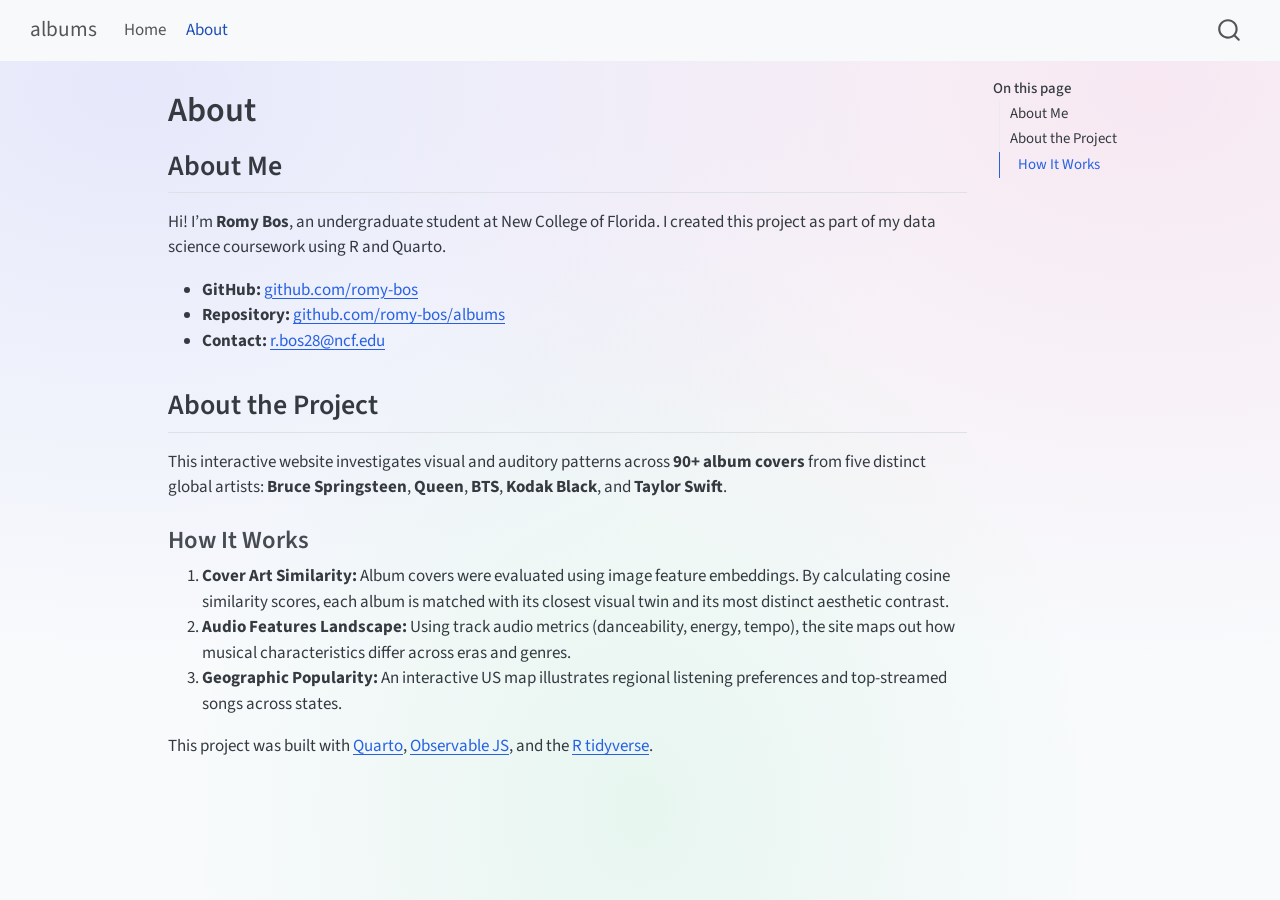
<file: about.html>
<!DOCTYPE html>
<html xmlns="http://www.w3.org/1999/xhtml" lang="en" xml:lang="en"><head>

<meta charset="utf-8">
<meta name="generator" content="quarto-1.10.18">

<meta name="viewport" content="width=device-width, initial-scale=1.0, user-scalable=yes">


<title>About – albums</title>
<style>
/* Default styles provided by pandoc.
** See https://pandoc.org/MANUAL.html#variables-for-html for config info.
*/
span.smallcaps{font-variant: small-caps;}
div.columns{display: flex; gap: 1.5em;}
div.column{flex: auto;}
@media screen {
div.columns{gap: min(4vw, 1.5em);}
div.column{overflow-x: auto;}
}
div.hanging-indent{margin-left: 1.5em; text-indent: -1.5em;}
ul.task-list{list-style: none;}
ul.task-list li input[type="checkbox"] {
  width: 0.8em;
  margin: 0 0.8em 0.2em -1em; /* quarto-specific, see https://github.com/quarto-dev/quarto-cli/issues/4556 */ 
  vertical-align: middle;
}
</style>


<script src="site_libs/quarto-nav/quarto-nav.js"></script>
<script src="site_libs/quarto-nav/headroom.min.js"></script>
<script src="site_libs/clipboard/clipboard.min.js"></script>
<script src="site_libs/quarto-search/autocomplete.umd.js"></script>
<script src="site_libs/quarto-search/fuse.min.js"></script>
<script src="site_libs/quarto-search/quarto-search.js"></script>
<meta name="quarto:offset" content="./">
<script src="site_libs/quarto-html/quarto.js" type="module"></script>
<script src="site_libs/quarto-html/tabsets/tabsets.js" type="module"></script>
<script src="site_libs/quarto-html/popper.min.js"></script>
<script src="site_libs/quarto-html/tippy.umd.min.js"></script>
<script src="site_libs/quarto-html/anchor.min.js"></script>
<link href="site_libs/quarto-html/tippy.css" rel="stylesheet">
<link href="site_libs/quarto-html/quarto-syntax-highlighting-64a204ab8560d761af7679ceaba22944.css" rel="stylesheet" id="quarto-text-highlighting-styles">
<script src="site_libs/bootstrap/bootstrap.min.js"></script>
<link href="site_libs/bootstrap/bootstrap-icons.css" rel="stylesheet">
<link href="site_libs/bootstrap/bootstrap-5453c8eb392fbb9e83e403fa6f01b86a.min.css" rel="stylesheet" append-hash="true" id="quarto-bootstrap" data-mode="light">
<script id="quarto-search-options" type="application/json">{
  "location": "navbar",
  "copy-button": false,
  "collapse-after": 3,
  "panel-placement": "end",
  "type": "overlay",
  "limit": 50,
  "keyboard-shortcut": [
    "f",
    "/",
    "s"
  ],
  "show-item-context": false,
  "language": {
    "search-no-results-text": "No results",
    "search-matching-documents-text": "matching documents",
    "search-copy-link-title": "Copy link to search",
    "search-hide-matches-text": "Hide additional matches",
    "search-more-match-text": "more match in this document",
    "search-more-matches-text": "more matches in this document",
    "search-clear-button-title": "Clear",
    "search-text-placeholder": "",
    "search-detached-cancel-button-title": "Cancel",
    "search-submit-button-title": "Submit",
    "search-label": "Search"
  }
}</script>


<link rel="stylesheet" href="styles.css">
</head>

<body class="nav-fixed quarto-light">

<div id="quarto-search-results"></div>
  <header id="quarto-header" class="headroom fixed-top">
    <nav class="navbar navbar-expand-lg " data-bs-theme="dark">
      <div class="navbar-container container-fluid">
      <div class="navbar-brand-container mx-auto">
    <a class="navbar-brand" href="./index.html">
    <span class="navbar-title">albums</span>
    </a>
  </div>
            <div id="quarto-search" class="" title="Search"></div>
          <button class="navbar-toggler" type="button" data-bs-toggle="collapse" data-bs-target="#navbarCollapse" aria-controls="navbarCollapse" role="menu" aria-expanded="false" aria-label="Toggle navigation" onclick="if (window.quartoToggleHeadroom) { window.quartoToggleHeadroom(); }">
  <span class="navbar-toggler-icon"></span>
</button>
          <div class="collapse navbar-collapse" id="navbarCollapse">
            <ul class="navbar-nav navbar-nav-scroll me-auto">
  <li class="nav-item">
    <a class="nav-link" href="./index.html"> 
<span class="menu-text">Home</span></a>
  </li>  
  <li class="nav-item">
    <a class="nav-link active" href="./about.html" aria-current="page"> 
<span class="menu-text">About</span></a>
  </li>  
</ul>
          </div> <!-- /navcollapse -->
            <div class="quarto-navbar-tools">
</div>
      </div> <!-- /container-fluid -->
    </nav>
</header>
<!-- content -->
<div id="quarto-content" class="quarto-container page-columns page-rows-contents page-layout-article page-navbar">
<!-- sidebar -->
<!-- margin-sidebar -->
    <div id="quarto-margin-sidebar" class="sidebar margin-sidebar">
        <nav id="TOC" role="doc-toc" class="toc-active">
    <h2 id="toc-title">On this page</h2>
   
  <ul>
  <li><a href="#about-me" id="toc-about-me" class="nav-link active" data-scroll-target="#about-me">About Me</a></li>
  <li><a href="#about-the-project" id="toc-about-the-project" class="nav-link" data-scroll-target="#about-the-project">About the Project</a>
  <ul class="collapse">
  <li><a href="#how-it-works" id="toc-how-it-works" class="nav-link" data-scroll-target="#how-it-works">How It Works</a></li>
  </ul></li>
  </ul>
</nav>
    </div>
<!-- main -->
<main class="content" id="quarto-document-content">

<header id="title-block-header" class="quarto-title-block default">
<div class="quarto-title">
<h1 class="title">About</h1>
</div>



<div class="quarto-title-meta">

    
  
    
  </div>
  


</header>


<section id="about-me" class="level2">
<h2 class="anchored" data-anchor-id="about-me">About Me</h2>
<p>Hi! I’m <strong>Romy Bos</strong>, an undergraduate student at New College of Florida. I created this project as part of my data science coursework using R and Quarto.</p>
<ul>
<li><strong>GitHub:</strong> <a href="https://github.com/romy-bos">github.com/romy-bos</a></li>
<li><strong>Repository:</strong> <a href="https://github.com/romy-bos/albums">github.com/romy-bos/albums</a></li>
<li><strong>Contact:</strong> <a href="mailto:r.bos28@ncf.edu">r.bos28@ncf.edu</a></li>
</ul>
</section>
<section id="about-the-project" class="level2">
<h2 class="anchored" data-anchor-id="about-the-project">About the Project</h2>
<p>This interactive website investigates visual and auditory patterns across <strong>90+ album covers</strong> from five distinct global artists: <strong>Bruce Springsteen</strong>, <strong>Queen</strong>, <strong>BTS</strong>, <strong>Kodak Black</strong>, and <strong>Taylor Swift</strong>.</p>
<section id="how-it-works" class="level3">
<h3 class="anchored" data-anchor-id="how-it-works">How It Works</h3>
<ol type="1">
<li><strong>Cover Art Similarity:</strong> Album covers were evaluated using image feature embeddings. By calculating cosine similarity scores, each album is matched with its closest visual twin and its most distinct aesthetic contrast.</li>
<li><strong>Audio Features Landscape:</strong> Using track audio metrics (danceability, energy, tempo), the site maps out how musical characteristics differ across eras and genres.</li>
<li><strong>Geographic Popularity:</strong> An interactive US map illustrates regional listening preferences and top-streamed songs across states.</li>
</ol>
<p>This project was built with <a href="https://quarto.org">Quarto</a>, <a href="https://observablehq.com">Observable JS</a>, and the <a href="https://www.tidyverse.org">R tidyverse</a>.</p>


</section>
</section>

</main> <!-- /main -->
<script id="quarto-html-after-body" type="application/javascript">
  window.document.addEventListener("DOMContentLoaded", function (event) {
    const icon = "";
    const anchorJS = new window.AnchorJS();
    anchorJS.options = {
      placement: 'right',
      icon: icon
    };
    anchorJS.add('.anchored');
    const isCodeAnnotation = (el) => {
      for (const clz of el.classList) {
        if (clz.startsWith('code-annotation-')) {                     
          return true;
        }
      }
      return false;
    }
    const onCopySuccess = function(e) {
      // button target
      const button = e.trigger;
      // don't keep focus
      button.blur();
      // flash "checked"
      button.classList.add('code-copy-button-checked');
      var currentTitle = button.getAttribute("title");
      button.setAttribute("title", "Copied!");
      let tooltip;
      if (window.bootstrap) {
        button.setAttribute("data-bs-toggle", "tooltip");
        button.setAttribute("data-bs-placement", "left");
        button.setAttribute("data-bs-title", "Copied!");
        tooltip = new bootstrap.Tooltip(button, 
          { trigger: "manual", 
            customClass: "code-copy-button-tooltip",
            offset: [0, -8]});
        tooltip.show();    
      }
      setTimeout(function() {
        if (tooltip) {
          tooltip.hide();
          button.removeAttribute("data-bs-title");
          button.removeAttribute("data-bs-toggle");
          button.removeAttribute("data-bs-placement");
        }
        button.setAttribute("title", currentTitle);
        button.classList.remove('code-copy-button-checked');
      }, 1000);
      // clear code selection
      e.clearSelection();
    }
    const getTextToCopy = function(trigger) {
      const outerScaffold = trigger.parentElement.cloneNode(true);
      const codeEl = outerScaffold.querySelector('code');
      for (const childEl of codeEl.children) {
        if (isCodeAnnotation(childEl)) {
          childEl.remove();
        }
      }
      return codeEl.innerText;
    }
    const clipboard = new window.ClipboardJS('.code-copy-button:not([data-in-quarto-modal])', {
      text: getTextToCopy
    });
    clipboard.on('success', onCopySuccess);
    if (window.document.getElementById('quarto-embedded-source-code-modal')) {
      const clipboardModal = new window.ClipboardJS('.code-copy-button[data-in-quarto-modal]', {
        text: getTextToCopy,
        container: window.document.getElementById('quarto-embedded-source-code-modal')
      });
      clipboardModal.on('success', onCopySuccess);
    }
      var localhostRegex = new RegExp(/^(?:http|https):\/\/localhost\:?[0-9]*\//);
      var mailtoRegex = new RegExp(/^mailto:/);
        var filterRegex = new RegExp("https:\/\/romy-bos\.github\.io\/albums\/");
      var isInternal = (href) => {
          return filterRegex.test(href) || localhostRegex.test(href) || mailtoRegex.test(href);
      }
      // Inspect non-navigation links and adorn them if external
     var links = window.document.querySelectorAll('a[href]:not(.nav-link):not(.navbar-brand):not(.toc-action):not(.sidebar-link):not(.sidebar-item-toggle):not(.pagination-link):not(.no-external):not([aria-hidden]):not(.dropdown-item):not(.quarto-navigation-tool):not(.about-link)');
      for (var i=0; i<links.length; i++) {
        const link = links[i];
        if (!isInternal(link.href)) {
          // undo the damage that might have been done by quarto-nav.js in the case of
          // links that we want to consider external
          if (link.dataset.originalHref !== undefined) {
            link.href = link.dataset.originalHref;
          }
        }
      }
    function tippyHover(el, contentFn, onTriggerFn, onUntriggerFn) {
      const config = {
        allowHTML: true,
        maxWidth: 500,
        delay: 100,
        arrow: false,
        appendTo: function(el) {
            return el.parentElement;
        },
        interactive: true,
        interactiveBorder: 10,
        theme: 'quarto',
        placement: 'bottom-start',
      };
      if (contentFn) {
        config.content = contentFn;
      }
      if (onTriggerFn) {
        config.onTrigger = onTriggerFn;
      }
      if (onUntriggerFn) {
        config.onUntrigger = onUntriggerFn;
      }
      window.tippy(el, config); 
    }
    const noterefs = window.document.querySelectorAll('a[role="doc-noteref"]');
    for (var i=0; i<noterefs.length; i++) {
      const ref = noterefs[i];
      tippyHover(ref, function() {
        // use id or data attribute instead here
        let href = ref.getAttribute('data-footnote-href') || ref.getAttribute('href');
        try { href = new URL(href).hash; } catch {}
        const id = href.replace(/^#\/?/, "");
        const note = window.document.getElementById(id);
        if (note) {
          return note.innerHTML;
        } else {
          return "";
        }
      });
    }
    const xrefs = window.document.querySelectorAll('a.quarto-xref');
    const processXRef = (id, note) => {
      // Strip column container classes
      const stripColumnClz = (el) => {
        el.classList.remove("page-full", "page-columns");
        if (el.children) {
          for (const child of el.children) {
            stripColumnClz(child);
          }
        }
      }
      stripColumnClz(note)
      if (id === null || id.startsWith('sec-')) {
        // Special case sections, only their first couple elements
        const container = document.createElement("div");
        if (note.children && note.children.length > 2) {
          container.appendChild(note.children[0].cloneNode(true));
          for (let i = 1; i < note.children.length; i++) {
            const child = note.children[i];
            if (child.tagName === "P" && child.innerText === "") {
              continue;
            } else {
              container.appendChild(child.cloneNode(true));
              break;
            }
          }
          if (window.Quarto?.typesetMath) {
            window.Quarto.typesetMath(container);
          }
          return container.innerHTML
        } else {
          if (window.Quarto?.typesetMath) {
            window.Quarto.typesetMath(note);
          }
          return note.innerHTML;
        }
      } else {
        // Remove any anchor links if they are present
        const anchorLink = note.querySelector('a.anchorjs-link');
        if (anchorLink) {
          anchorLink.remove();
        }
        if (window.Quarto?.typesetMath) {
          window.Quarto.typesetMath(note);
        }
        if (note.classList.contains("callout")) {
          return note.outerHTML;
        } else {
          return note.innerHTML;
        }
      }
    }
    for (var i=0; i<xrefs.length; i++) {
      const xref = xrefs[i];
      tippyHover(xref, undefined, function(instance) {
        instance.disable();
        let url = xref.getAttribute('href');
        let hash = undefined; 
        if (url.startsWith('#')) {
          hash = url;
        } else {
          try { hash = new URL(url).hash; } catch {}
        }
        if (hash) {
          const id = hash.replace(/^#\/?/, "");
          const note = window.document.getElementById(id);
          if (note !== null) {
            try {
              const html = processXRef(id, note.cloneNode(true));
              instance.setContent(html);
            } finally {
              instance.enable();
              instance.show();
            }
          } else {
            // See if we can fetch this
            fetch(url.split('#')[0])
            .then(res => res.text())
            .then(html => {
              const parser = new DOMParser();
              const htmlDoc = parser.parseFromString(html, "text/html");
              const note = htmlDoc.getElementById(id);
              if (note !== null) {
                const html = processXRef(id, note);
                instance.setContent(html);
              } 
            }).finally(() => {
              instance.enable();
              instance.show();
            });
          }
        } else {
          // See if we can fetch a full url (with no hash to target)
          // This is a special case and we should probably do some content thinning / targeting
          fetch(url)
          .then(res => res.text())
          .then(html => {
            const parser = new DOMParser();
            const htmlDoc = parser.parseFromString(html, "text/html");
            const note = htmlDoc.querySelector('main.content');
            if (note !== null) {
              // This should only happen for chapter cross references
              // (since there is no id in the URL)
              // remove the first header
              if (note.children.length > 0 && note.children[0].tagName === "HEADER") {
                note.children[0].remove();
              }
              const html = processXRef(null, note);
              instance.setContent(html);
            } 
          }).finally(() => {
            instance.enable();
            instance.show();
          });
        }
      }, function(instance) {
      });
    }
        let selectedAnnoteEl;
        const selectorForAnnotation = ( cell, annotation) => {
          let cellAttr = 'data-code-cell="' + cell + '"';
          let lineAttr = 'data-code-annotation="' +  annotation + '"';
          const selector = 'span[' + cellAttr + '][' + lineAttr + ']';
          return selector;
        }
        const selectCodeLines = (annoteEl) => {
          const doc = window.document;
          const targetCell = annoteEl.getAttribute("data-target-cell");
          const targetAnnotation = annoteEl.getAttribute("data-target-annotation");
          const annoteSpan = window.document.querySelector(selectorForAnnotation(targetCell, targetAnnotation));
          const lines = annoteSpan.getAttribute("data-code-lines").split(",");
          const lineIds = lines.map((line) => {
            return targetCell + "-" + line;
          })
          let top = null;
          let height = null;
          let parent = null;
          if (lineIds.length > 0) {
              //compute the position of the single el (top and bottom and make a div)
              const el = window.document.getElementById(lineIds[0]);
              top = el.offsetTop;
              height = el.offsetHeight;
              parent = el.parentElement.parentElement;
            if (lineIds.length > 1) {
              const lastEl = window.document.getElementById(lineIds[lineIds.length - 1]);
              const bottom = lastEl.offsetTop + lastEl.offsetHeight;
              height = bottom - top;
            }
            if (top !== null && height !== null && parent !== null) {
              // cook up a div (if necessary) and position it 
              let div = window.document.getElementById("code-annotation-line-highlight");
              if (div === null) {
                div = window.document.createElement("div");
                div.setAttribute("id", "code-annotation-line-highlight");
                div.style.position = 'absolute';
                parent.appendChild(div);
              }
              div.style.top = top - 2 + "px";
              div.style.height = height + 4 + "px";
              div.style.left = 0;
              let gutterDiv = window.document.getElementById("code-annotation-line-highlight-gutter");
              if (gutterDiv === null) {
                gutterDiv = window.document.createElement("div");
                gutterDiv.setAttribute("id", "code-annotation-line-highlight-gutter");
                gutterDiv.style.position = 'absolute';
                const codeCell = window.document.getElementById(targetCell);
                const gutter = codeCell.querySelector('.code-annotation-gutter');
                gutter.appendChild(gutterDiv);
              }
              gutterDiv.style.top = top - 2 + "px";
              gutterDiv.style.height = height + 4 + "px";
            }
            selectedAnnoteEl = annoteEl;
          }
        };
        const unselectCodeLines = () => {
          const elementsIds = ["code-annotation-line-highlight", "code-annotation-line-highlight-gutter"];
          elementsIds.forEach((elId) => {
            const div = window.document.getElementById(elId);
            if (div) {
              div.remove();
            }
          });
          selectedAnnoteEl = undefined;
        };
          // Handle positioning of the toggle
      window.addEventListener(
        "resize",
        throttle(() => {
          elRect = undefined;
          if (selectedAnnoteEl) {
            selectCodeLines(selectedAnnoteEl);
          }
        }, 10)
      );
      function throttle(fn, ms) {
      let throttle = false;
      let timer;
        return (...args) => {
          if(!throttle) { // first call gets through
              fn.apply(this, args);
              throttle = true;
          } else { // all the others get throttled
              if(timer) clearTimeout(timer); // cancel #2
              timer = setTimeout(() => {
                fn.apply(this, args);
                timer = throttle = false;
              }, ms);
          }
        };
      }
        // Attach click handler to the DT
        const annoteDls = window.document.querySelectorAll('dt[data-target-cell]');
        for (const annoteDlNode of annoteDls) {
          annoteDlNode.addEventListener('click', (event) => {
            const clickedEl = event.target;
            if (clickedEl !== selectedAnnoteEl) {
              unselectCodeLines();
              const activeEl = window.document.querySelector('dt[data-target-cell].code-annotation-active');
              if (activeEl) {
                activeEl.classList.remove('code-annotation-active');
              }
              selectCodeLines(clickedEl);
              clickedEl.classList.add('code-annotation-active');
            } else {
              // Unselect the line
              unselectCodeLines();
              clickedEl.classList.remove('code-annotation-active');
            }
          });
        }
    const findCites = (el) => {
      const parentEl = el.parentElement;
      if (parentEl) {
        const cites = parentEl.dataset.cites;
        if (cites) {
          return {
            el,
            cites: cites.split(' ')
          };
        } else {
          return findCites(el.parentElement)
        }
      } else {
        return undefined;
      }
    };
    var bibliorefs = window.document.querySelectorAll('a[role="doc-biblioref"]');
    for (var i=0; i<bibliorefs.length; i++) {
      const ref = bibliorefs[i];
      const citeInfo = findCites(ref);
      if (citeInfo) {
        tippyHover(citeInfo.el, function() {
          var popup = window.document.createElement('div');
          citeInfo.cites.forEach(function(cite) {
            var citeDiv = window.document.createElement('div');
            citeDiv.classList.add('hanging-indent');
            citeDiv.classList.add('csl-entry');
            var biblioDiv = window.document.getElementById('ref-' + cite);
            if (biblioDiv) {
              citeDiv.innerHTML = biblioDiv.innerHTML;
            }
            popup.appendChild(citeDiv);
          });
          return popup.innerHTML;
        });
      }
    }
  });
  </script>
</div> <!-- /content -->




</body></html>
</file>
<file: site_libs/quarto-html/tippy.css>
.tippy-box[data-animation=fade][data-state=hidden]{opacity:0}[data-tippy-root]{max-width:calc(100vw - 10px)}.tippy-box{position:relative;background-color:#333;color:#fff;border-radius:4px;font-size:14px;line-height:1.4;white-space:normal;outline:0;transition-property:transform,visibility,opacity}.tippy-box[data-placement^=top]>.tippy-arrow{bottom:0}.tippy-box[data-placement^=top]>.tippy-arrow:before{bottom:-7px;left:0;border-width:8px 8px 0;border-top-color:initial;transform-origin:center top}.tippy-box[data-placement^=bottom]>.tippy-arrow{top:0}.tippy-box[data-placement^=bottom]>.tippy-arrow:before{top:-7px;left:0;border-width:0 8px 8px;border-bottom-color:initial;transform-origin:center bottom}.tippy-box[data-placement^=left]>.tippy-arrow{right:0}.tippy-box[data-placement^=left]>.tippy-arrow:before{border-width:8px 0 8px 8px;border-left-color:initial;right:-7px;transform-origin:center left}.tippy-box[data-placement^=right]>.tippy-arrow{left:0}.tippy-box[data-placement^=right]>.tippy-arrow:before{left:-7px;border-width:8px 8px 8px 0;border-right-color:initial;transform-origin:center right}.tippy-box[data-inertia][data-state=visible]{transition-timing-function:cubic-bezier(.54,1.5,.38,1.11)}.tippy-arrow{width:16px;height:16px;color:#333}.tippy-arrow:before{content:"";position:absolute;border-color:transparent;border-style:solid}.tippy-content{position:relative;padding:5px 9px;z-index:1}
</file>
<file: site_libs/quarto-html/quarto-syntax-highlighting-64a204ab8560d761af7679ceaba22944.css>
/* quarto syntax highlight colors */
:root {
  --quarto-hl-ot-color: #003B4F;
  --quarto-hl-at-color: #657422;
  --quarto-hl-ss-color: #20794D;
  --quarto-hl-an-color: #5E5E5E;
  --quarto-hl-fu-color: #4758AB;
  --quarto-hl-st-color: #20794D;
  --quarto-hl-cf-color: #003B4F;
  --quarto-hl-op-color: #5E5E5E;
  --quarto-hl-er-color: #AD0000;
  --quarto-hl-bn-color: #AD0000;
  --quarto-hl-al-color: #AD0000;
  --quarto-hl-va-color: #111111;
  --quarto-hl-bu-color: inherit;
  --quarto-hl-ex-color: inherit;
  --quarto-hl-pp-color: #AD0000;
  --quarto-hl-in-color: #5E5E5E;
  --quarto-hl-vs-color: #20794D;
  --quarto-hl-wa-color: #5E5E5E;
  --quarto-hl-do-color: #5E5E5E;
  --quarto-hl-im-color: #00769E;
  --quarto-hl-ch-color: #20794D;
  --quarto-hl-dt-color: #AD0000;
  --quarto-hl-fl-color: #AD0000;
  --quarto-hl-co-color: #5E5E5E;
  --quarto-hl-cv-color: #5E5E5E;
  --quarto-hl-cn-color: #8f5902;
  --quarto-hl-sc-color: #5E5E5E;
  --quarto-hl-dv-color: #AD0000;
  --quarto-hl-kw-color: #003B4F;
}

/* other quarto variables */
:root {
  --quarto-font-monospace: SFMono-Regular, Menlo, Monaco, Consolas, "Liberation Mono", "Courier New", monospace;
}

/* syntax highlight based on Pandoc's rules */
pre > code.sourceCode > span {
  color: #003B4F;
}

code.sourceCode > span {
  color: #003B4F;
}

div.sourceCode,
div.sourceCode pre.sourceCode {
  color: #003B4F;
}

/* Normal */
code span {
  color: #003B4F;
}

/* Alert */
code span.al {
  color: #AD0000;
  font-style: inherit;
}

/* Annotation */
code span.an {
  color: #5E5E5E;
  font-style: inherit;
}

/* Attribute */
code span.at {
  color: #657422;
  font-style: inherit;
}

/* BaseN */
code span.bn {
  color: #AD0000;
  font-style: inherit;
}

/* BuiltIn */
code span.bu {
  font-style: inherit;
}

/* ControlFlow */
code span.cf {
  color: #003B4F;
  font-weight: bold;
  font-style: inherit;
}

/* Char */
code span.ch {
  color: #20794D;
  font-style: inherit;
}

/* Constant */
code span.cn {
  color: #8f5902;
  font-style: inherit;
}

/* Comment */
code span.co {
  color: #5E5E5E;
  font-style: inherit;
}

/* CommentVar */
code span.cv {
  color: #5E5E5E;
  font-style: italic;
}

/* Documentation */
code span.do {
  color: #5E5E5E;
  font-style: italic;
}

/* DataType */
code span.dt {
  color: #AD0000;
  font-style: inherit;
}

/* DecVal */
code span.dv {
  color: #AD0000;
  font-style: inherit;
}

/* Error */
code span.er {
  color: #AD0000;
  font-style: inherit;
}

/* Extension */
code span.ex {
  font-style: inherit;
}

/* Float */
code span.fl {
  color: #AD0000;
  font-style: inherit;
}

/* Function */
code span.fu {
  color: #4758AB;
  font-style: inherit;
}

/* Import */
code span.im {
  color: #00769E;
  font-style: inherit;
}

/* Information */
code span.in {
  color: #5E5E5E;
  font-style: inherit;
}

/* Keyword */
code span.kw {
  color: #003B4F;
  font-weight: bold;
  font-style: inherit;
}

/* Operator */
code span.op {
  color: #5E5E5E;
  font-style: inherit;
}

/* Other */
code span.ot {
  color: #003B4F;
  font-style: inherit;
}

/* Preprocessor */
code span.pp {
  color: #AD0000;
  font-style: inherit;
}

/* SpecialChar */
code span.sc {
  color: #5E5E5E;
  font-style: inherit;
}

/* SpecialString */
code span.ss {
  color: #20794D;
  font-style: inherit;
}

/* String */
code span.st {
  color: #20794D;
  font-style: inherit;
}

/* Variable */
code span.va {
  color: #111111;
  font-style: inherit;
}

/* VerbatimString */
code span.vs {
  color: #20794D;
  font-style: inherit;
}

/* Warning */
code span.wa {
  color: #5E5E5E;
  font-style: italic;
}

.prevent-inlining {
  content: "</";
}

/*# sourceMappingURL=9d8d5bb603a83b8298b89080a598c93b.css.map */
</file>
<file: styles.css>
/* Modern ambient background and card container */
body {
  background-color: #f8fafc;
  background-image: 
    radial-gradient(at 10% 10%, rgba(99, 102, 241, 0.12) 0px, transparent 50%),
    radial-gradient(at 90% 10%, rgba(236, 72, 153, 0.10) 0px, transparent 50%),
    radial-gradient(at 50% 90%, rgba(34, 197, 94, 0.08) 0px, transparent 50%);
  background-attachment: fixed;
  min-height: 100vh;
}

/* Card container for the tab content */
.tab-content {
  background: #ffffff;
  padding: 2rem;
  border-radius: 16px;
  box-shadow: 0 10px 35px rgba(0, 0, 0, 0.05);
  border: 1px solid rgba(226, 232, 240, 0.8);
  margin-top: 1rem;
}

/* Polished tabs */
.nav-tabs .nav-link {
  font-weight: 500;
  color: #64748b;
  border: none;
  border-bottom: 2px solid transparent;
  padding: 0.6rem 1.2rem;
}

.nav-tabs .nav-link.active {
  color: #0f172a;
  font-weight: 600;
  border-bottom: 2px solid #6366f1;
  background: transparent;
}
</file>
